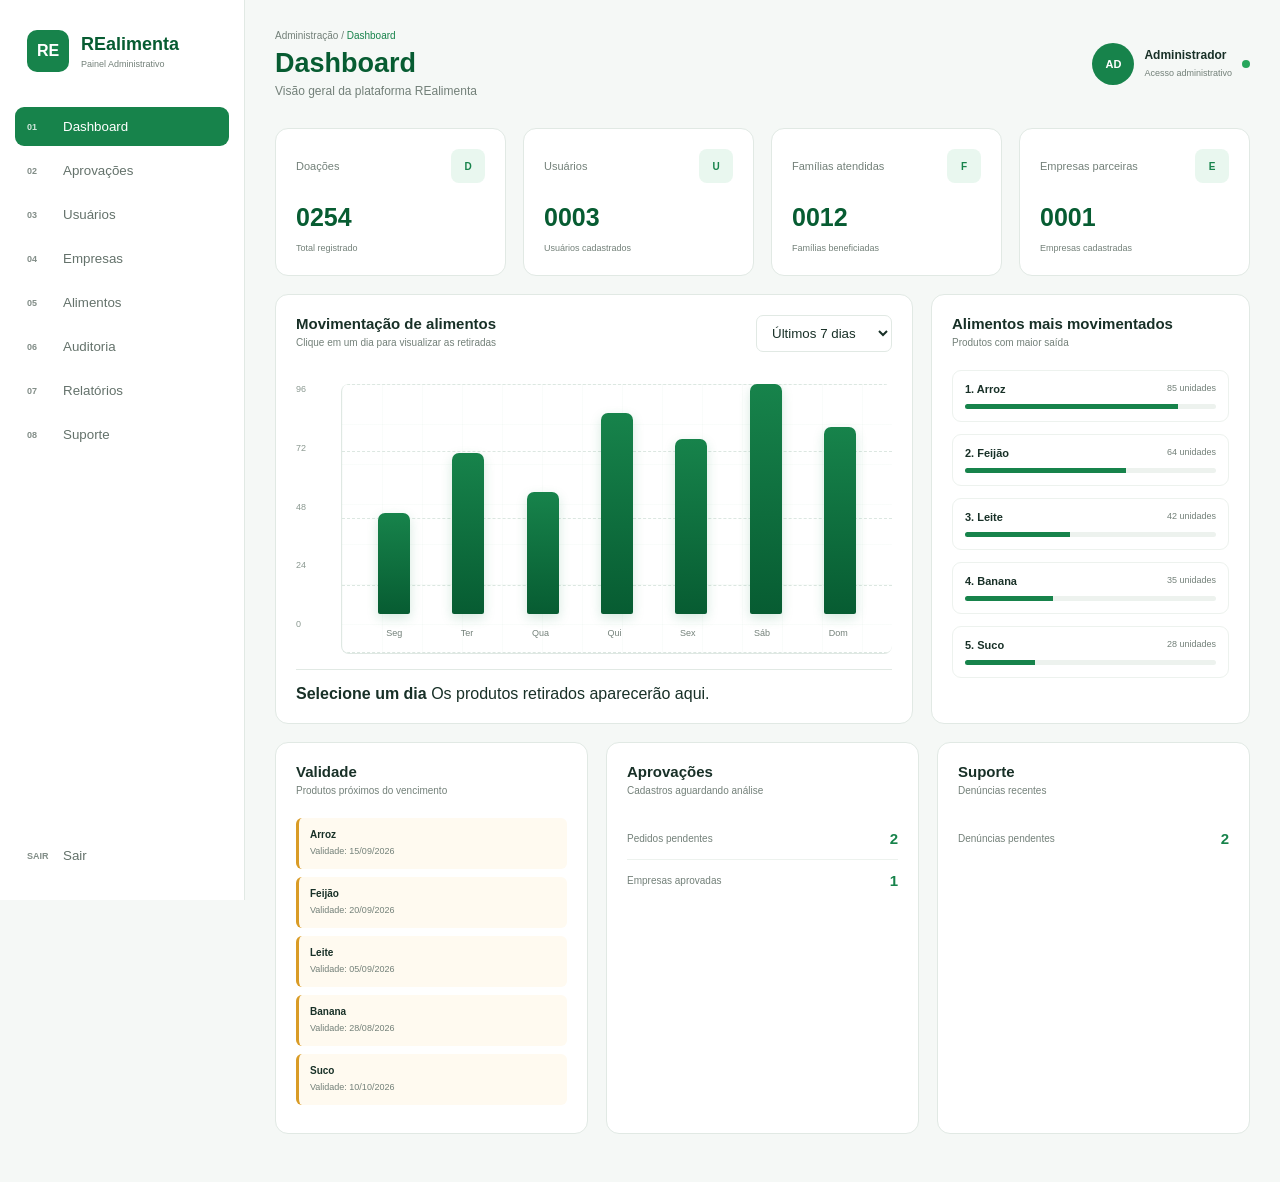
<file: admin.html>
<!DOCTYPE html>
<html lang="pt-BR">

<head>

    <meta charset="UTF-8">

    <meta
        name="viewport"
        content="width=device-width, initial-scale=1.0"
    >

    <title>REalimenta - Administração</title>

    <link rel="stylesheet" href="admin.css">

</head>

<body>

    <!-- =====================================================
         SIDEBAR
    ====================================================== -->

    <aside class="sidebar">

        <div class="logo">

            <span>RE</span>

            <div>
                <strong>REalimenta</strong>
                <small>Painel Administrativo</small>
            </div>

        </div>


        <nav class="menu-principal">

            <button
                class="menu ativo"
                data-tela="dashboard"
            >
                <span class="menu-icon">01</span>
                Dashboard
            </button>


            <button
                class="menu"
                data-tela="aprovacoes"
            >
                <span class="menu-icon">02</span>
                Aprovações
            </button>


            <button
                class="menu"
                data-tela="usuarios"
            >
                <span class="menu-icon">03</span>
                Usuários
            </button>


            <button
                class="menu"
                data-tela="empresas"
            >
                <span class="menu-icon">04</span>
                Empresas
            </button>


            <button
                class="menu"
                data-tela="alimentos"
            >
                <span class="menu-icon">05</span>
                Alimentos
            </button>


            <button
                class="menu"
                data-tela="auditoria"
            >
                <span class="menu-icon">06</span>
                Auditoria
            </button>


            <button
                class="menu"
                data-tela="relatorios"
            >
                <span class="menu-icon">07</span>
                Relatórios
            </button>


            <button
                class="menu"
                data-tela="suporte"
            >
                <span class="menu-icon">08</span>
                Suporte
            </button>

        </nav>


        <button class="menu sair" id="btnSair" type="button">
    <span class="menu-icon">SAIR</span>
    Sair
</button>

    </aside>


    <!-- =====================================================
         CONTEÚDO
    ====================================================== -->

    <main class="conteudo">


        <!-- TOPO -->

        <header class="topo">

            <div>

                <div class="breadcrumb">
                    Administração / <span id="breadcrumbAtual">Dashboard</span>
                </div>

                <h1 id="titulo">
                    Dashboard
                </h1>

                <p id="subtitulo">
                    Visão geral da plataforma REalimenta
                </p>

            </div>


           <div class="perfil" id="perfilAdministrador" title="Sair do painel">
    <div class="avatar">AD</div>

    <div class="perfil-info">
        <strong>Administrador</strong>
        <span>Acesso administrativo</span>
    </div>

    <div class="status-online"></div>
</div>

            </div>

        </header>


        <!-- =====================================================
             DASHBOARD
        ====================================================== -->

        <section
            id="dashboard"
            class="tela ativa"
        >

            <div class="cards">


                <div class="card">

                    <div class="card-header">

                        <span>
                            Doações
                        </span>

                        <div class="card-symbol">
                            D
                        </div>

                    </div>

                    <strong
                        class="numero"
                        data-value="0000"
                    >
                        0000
                    </strong>

                    <small>
                        Total registrado
                    </small>

                </div>


                <div class="card">

                    <div class="card-header">

                        <span>
                            Usuários
                        </span>

                        <div class="card-symbol">
                            U
                        </div>

                    </div>

                    <strong class="numero">
                        0000
                    </strong>

                    <small>
                        Usuários cadastrados
                    </small>

                </div>


                <div class="card">

                    <div class="card-header">

                        <span>
                            Famílias atendidas
                        </span>

                        <div class="card-symbol">
                            F
                        </div>

                    </div>

                    <strong class="numero">
                        0000
                    </strong>

                    <small>
                        Famílias beneficiadas
                    </small>

                </div>


                <div class="card">

                    <div class="card-header">

                        <span>
                            Empresas parceiras
                        </span>

                        <div class="card-symbol">
                            E
                        </div>

                    </div>

                    <strong class="numero">
                        0000
                    </strong>

                    <small>
                        Empresas cadastradas
                    </small>

                </div>

            </div>


            <!-- GRÁFICO -->

            <div class="dashboard-grid">

                <div class="painel grafico-painel">

                    <div class="painel-topo">

                        <div>

                            <h2>
                                Movimentação de alimentos
                            </h2>

                            <p>
                                Clique em um dia para visualizar as retiradas
                            </p>

                        </div>


                        <select id="periodo">

                            <option>
                                Últimos 7 dias
                            </option>

                            <option>
                                Últimos 30 dias
                            </option>

                        </select>

                    </div>


                    <div
                        class="grafico"
                        id="grafico"
                    >

                        <div class="grafico-y">

                            <span>0000</span>
                            <span>0000</span>
                            <span>0000</span>
                            <span>0000</span>
                            <span>0000</span>

                        </div>


                        <div class="grafico-conteudo">

                            <div class="linhas">

                                <span></span>
                                <span></span>
                                <span></span>
                                <span></span>
                                <span></span>

                            </div>


                            <div
                                class="barras"
                                id="barrasGrafico"
                            ></div>


                            <div
                                class="dias"
                                id="diasGrafico"
                            ></div>

                        </div>

                    </div>


                    <div
                        class="resultado-dia"
                        id="resultadoDia"
                    >

                        <div class="resultado-vazio">

                            <strong>
                                Selecione um dia
                            </strong>

                            <span>
                                Os produtos retirados aparecerão aqui.
                            </span>

                        </div>

                    </div>

                </div>


                <!-- TOP PRODUTOS -->

                <div class="painel">

                    <div class="painel-topo">

                        <div>

                            <h2>
                                Alimentos mais movimentados
                            </h2>

                            <p>
                                Produtos com maior saída
                            </p>

                        </div>

                    </div>


                    <div
                        class="lista-produtos"
                        id="topProdutos"
                    ></div>

                </div>

            </div>


            <!-- ALERTAS -->

            <div class="dashboard-grid tres">


                <div class="painel">

                    <div class="painel-topo">

                        <div>

                            <h2>
                                Validade
                            </h2>

                            <p>
                                Produtos próximos do vencimento
                            </p>

                        </div>

                    </div>

                    <div id="alertasValidade"></div>

                </div>


                <div class="painel">

                    <div class="painel-topo">

                        <div>

                            <h2>
                                Aprovações
                            </h2>

                            <p>
                                Cadastros aguardando análise
                            </p>

                        </div>

                    </div>

                    <div id="resumoAprovacoes"></div>

                </div>


                <div class="painel">

                    <div class="painel-topo">

                        <div>

                            <h2>
                                Suporte
                            </h2>

                            <p>
                                Denúncias recentes
                            </p>

                        </div>

                    </div>

                    <div id="resumoSuporte"></div>

                </div>

            </div>

        </section>


        <!-- =====================================================
             APROVAÇÕES
        ====================================================== -->

        <section
            id="aprovacoes"
            class="tela"
        >

            <div class="titulo-secao">

                <h2>
                    Aprovação de cadastros
                </h2>

                <p>
                    Analise empresas e usuários pendentes.
                </p>

            </div>


            <div class="painel">

                <div class="tabela-container">

                    <table>

                        <thead>

                            <tr>

                                <th>
                                    Empresa
                                </th>

                                <th>
                                    Responsável
                                </th>

                                <th>
                                    Cadastro
                                </th>

                                <th>
                                    Status
                                </th>

                                <th>
                                    Ações
                                </th>

                            </tr>

                        </thead>


                        <tbody
                            id="tabelaAprovacoes"
                        ></tbody>

                    </table>

                </div>

            </div>

        </section>


        <!-- =====================================================
             USUÁRIOS
        ====================================================== -->

        <section
            id="usuarios"
            class="tela"
        >

            <div class="titulo-secao">

                <h2>
                    Usuários
                </h2>

                <p>
                    Controle de usuários e famílias atendidas.
                </p>

            </div>


            <div class="painel">

                <div class="tabela-container">

                    <table>

                        <thead>

                            <tr>

                                <th>
                                    Usuário
                                </th>

                                <th>
                                    Família
                                </th>

                                <th>
                                    Cadastro
                                </th>

                                <th>
                                    Status
                                </th>

                                <th>
                                    Ação
                                </th>

                            </tr>

                        </thead>


                        <tbody
                            id="tabelaUsuarios"
                        ></tbody>

                    </table>

                </div>

            </div>

        </section>


        <!-- =====================================================
             EMPRESAS
        ====================================================== -->

        <section
            id="empresas"
            class="tela"
        >

            <div class="titulo-secao">

                <h2>
                    Empresas parceiras
                </h2>

                <p>
                    Empresas cadastradas na REalimenta.
                </p>

            </div>


            <div
                class="empresa-grid"
                id="listaEmpresas"
            ></div>

        </section>


        <!-- =====================================================
             ALIMENTOS
        ====================================================== -->

        <section
            id="alimentos"
            class="tela"
        >

            <div class="titulo-secao">

                <div>

                    <h2>
                        Gestão de alimentos
                    </h2>

                    <p>
                        Controle de estoque, validade e categorias.
                    </p>

                </div>


                <button
                    class="botao principal"
                    id="novoAlimento"
                >
                    Novo alimento
                </button>

            </div>


            <div class="filtros">

                <input
                    type="text"
                    id="buscarAlimento"
                    placeholder="Pesquisar alimento..."
                >


                <select id="filtroCategoria">

                    <option value="todos">
                        Todas as categorias
                    </option>

                    <option value="Grãos">
                        Grãos
                    </option>

                    <option value="Laticínios">
                        Laticínios
                    </option>

                    <option value="Hortifruti">
                        Hortifruti
                    </option>

                    <option value="Bebidas">
                        Bebidas
                    </option>

                </select>

            </div>


            <div
                class="alimentos-grid"
                id="listaAlimentos"
            ></div>

        </section>


        <!-- =====================================================
             AUDITORIA
        ====================================================== -->

        <section
            id="auditoria"
            class="tela"
        >

            <div class="titulo-secao">

                <h2>
                    Auditoria
                </h2>

                <p>
                    Histórico de retiradas, reservas e cancelamentos.
                </p>

            </div>


            <div class="filtros">

                <select id="filtroAuditoria">

                    <option value="todos">
                        Todos os eventos
                    </option>

                    <option value="retirada">
                        Retiradas
                    </option>

                    <option value="reserva">
                        Reservas
                    </option>

                    <option value="cancelamento">
                        Cancelamentos
                    </option>

                </select>

            </div>


            <div class="painel">

                <div class="tabela-container">

                    <table>

                        <thead>

                            <tr>

                                <th>
                                    Data
                                </th>

                                <th>
                                    Horário
                                </th>

                                <th>
                                    Usuário
                                </th>

                                <th>
                                    Produto
                                </th>

                                <th>
                                    Ação
                                </th>

                            </tr>

                        </thead>


                        <tbody
                            id="tabelaAuditoria"
                        ></tbody>

                    </table>

                </div>

            </div>

        </section>


        <!-- =====================================================
             RELATÓRIOS
        ====================================================== -->

        <section
            id="relatorios"
            class="tela"
        >

            <div class="titulo-secao">

                <h2>
                    Relatórios
                </h2>

                <p>
                    Exporte os dados da plataforma.
                </p>

            </div>


            <div class="relatorios-grid">

                <div class="relatorio-card">

                    <div class="relatorio-icone">
                        CSV
                    </div>

                    <h3>
                        Relatório de movimentações
                    </h3>

                    <p>
                        Exportar retiradas, reservas e cancelamentos.
                    </p>

                    <button
                        class="botao principal"
                        id="exportarCSV"
                    >
                        Exportar CSV
                    </button>

                </div>


                <div class="relatorio-card">

                    <div class="relatorio-icone">
                        PDF
                    </div>

                    <h3>
                        Relatório geral
                    </h3>

                    <p>
                        Gerar uma versão para impressão/PDF.
                    </p>

                    <button
                        class="botao principal"
                        id="exportarPDF"
                    >
                        Gerar PDF
                    </button>

                </div>

            </div>

        </section>


        <!-- =====================================================
             SUPORTE
        ====================================================== -->

        <section
            id="suporte"
            class="tela"
        >

            <div class="titulo-secao">

                <h2>
                    Denúncias e suporte
                </h2>

                <p>
                    Analise denúncias sobre empresas ou alimentos.
                </p>

            </div>


            <div
                class="suporte-lista"
                id="listaDenuncias"
            ></div>

        </section>


    </main>


    <!-- =====================================================
         MODAL PRODUTO
    ====================================================== -->

    <div
        class="modal"
        id="modalProduto"
    >

        <div class="modal-caixa">

            <button
                class="modal-fechar"
                id="fecharModal"
            >
                ×
            </button>


            <div id="detalhesProduto"></div>

        </div>

    </div>


    <!-- =====================================================
         MODAL DIA DO GRÁFICO
    ====================================================== -->

    <div
        class="modal"
        id="modalDia"
    >

        <div class="modal-caixa">

            <button
                class="modal-fechar"
                id="fecharDia"
            >
                ×
            </button>


            <div id="detalhesDia"></div>

        </div>

    </div>


    <!-- =====================================================
         JAVASCRIPT
    ====================================================== -->

    <script src="admin.js"></script>

</body>

</html>
</file>
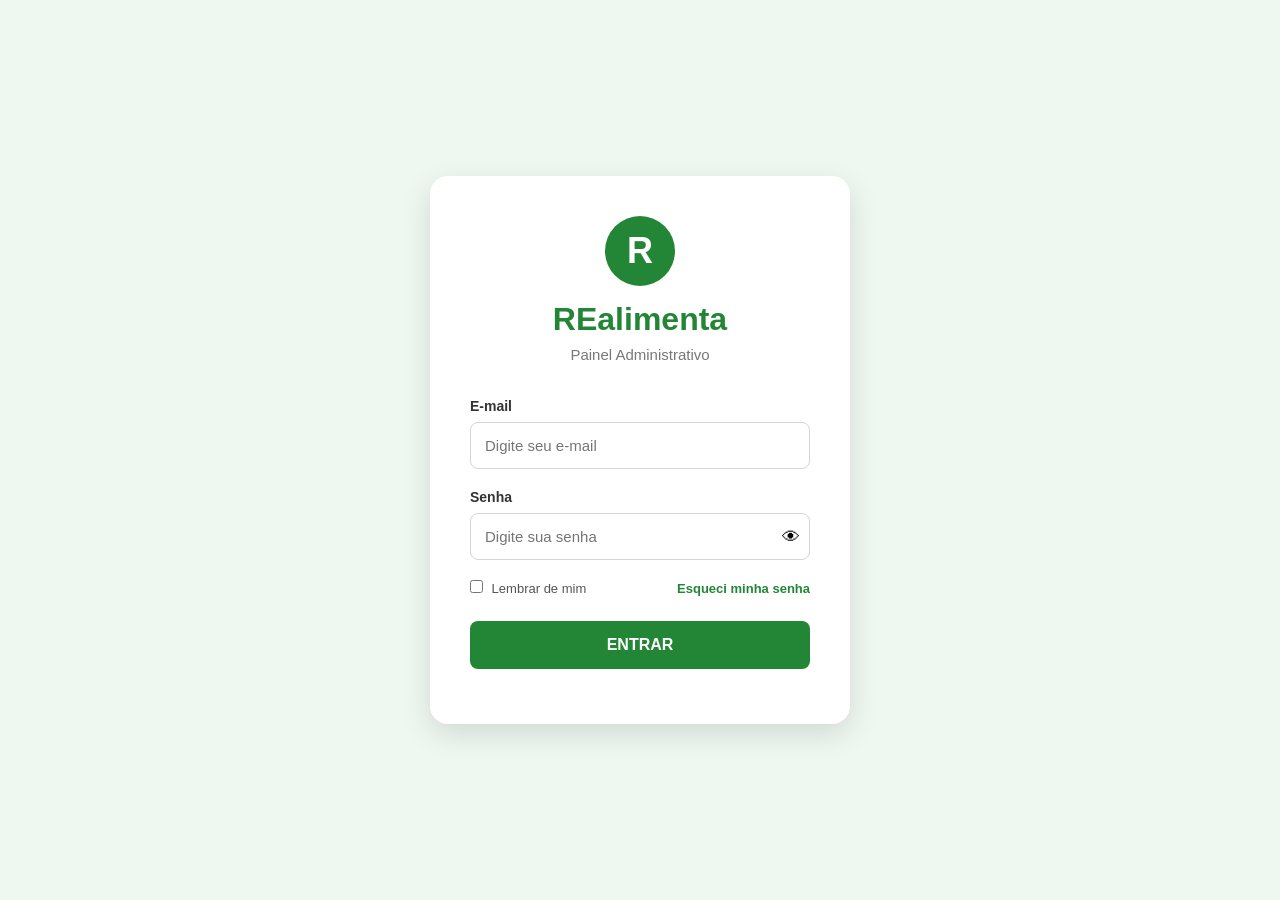
<file: loginadm.html>
<!DOCTYPE html>
<html lang="pt-BR">

<head>
    <meta charset="UTF-8">
    <meta name="viewport" content="width=device-width, initial-scale=1.0">

    <title>REalimenta - Login Administrativo</title>

    <link rel="stylesheet" href="loginadm.css">
</head>

<body>

    <div class="login-container">

        <div class="login-box">

            <div class="logo">
                <div class="logo-icon">R</div>

                <h1>REalimenta</h1>

                <p>Painel Administrativo</p>
            </div>

            <form id="loginForm">

                <div class="campo">

                    <label for="email">
                        E-mail
                    </label>

                    <input
                        type="email"
                        id="email"
                        placeholder="Digite seu e-mail"
                        required
                    >

                </div>

                <div class="campo">

                    <label for="senha">
                        Senha
                    </label>

                    <div class="senha-container">

                        <input
                            type="password"
                            id="senha"
                            placeholder="Digite sua senha"
                            required
                        >

                        <button
                            type="button"
                            id="mostrarSenha"
                        >
                            👁
                        </button>

                    </div>

                </div>

                <div class="opcoes">

                    <label>
                        <input
                            type="checkbox"
                            id="lembrar"
                        >

                        Lembrar de mim
                    </label>

                    <a href="#">
                        Esqueci minha senha
                    </a>

                </div>

                <button
                    type="submit"
                    class="btn-login"
                >
                    ENTRAR
                </button>

                <p id="mensagem"></p>

            </form>

        </div>

    </div>

    <script src="loginadm.js"></script>

</body>

</html>
</file>
<file: admin.css>
* {
    margin: 0;
    padding: 0;
    box-sizing: border-box;
}

:root {
    --verde: #17834b;
    --verde-escuro: #075c32;
    --verde-claro: #e9f7ef;
    --verde-hover: #126b3d;
    --branco: #ffffff;
    --fundo: #f5f8f6;
    --borda: #e1e9e4;
    --texto: #183027;
    --cinza: #738079;
    --vermelho: #d94a4a;
    --amarelo: #d99b25;
}

html {
    scroll-behavior: smooth;
}

body {
    font-family: Arial, Helvetica, sans-serif;
    background: var(--fundo);
    color: var(--texto);
}

/* =========================
   SIDEBAR
========================= */

.sidebar {
    position: fixed;
    left: 0;
    top: 0;
    width: 245px;
    height: 100vh;
    background: var(--branco);
    border-right: 1px solid var(--borda);
    padding: 25px 15px;
    display: flex;
    flex-direction: column;
    z-index: 100;
}

.logo {
    display: flex;
    align-items: center;
    gap: 12px;
    padding: 5px 12px 35px;
}

.logo > span {
    width: 42px;
    height: 42px;
    background: var(--verde);
    color: white;
    border-radius: 10px;
    display: flex;
    align-items: center;
    justify-content: center;
    font-weight: bold;
}

.logo strong {
    display: block;
    font-size: 18px;
    color: var(--verde-escuro);
}

.logo small {
    display: block;
    color: var(--cinza);
    font-size: 9px;
    margin-top: 4px;
}

.menu-principal {
    display: flex;
    flex-direction: column;
    gap: 5px;
}

.menu {
    border: none;
    background: transparent;
    color: #64726b;
    padding: 12px;
    border-radius: 9px;
    display: flex;
    align-items: center;
    gap: 11px;
    cursor: pointer;
    text-align: left;
    transition: .25s;
}

.menu:hover {
    background: var(--verde-claro);
    color: var(--verde);
    transform: translateX(3px);
}

.menu.ativo {
    background: var(--verde);
    color: white;
}

.menu-icon {
    width: 25px;
    font-size: 9px;
    font-weight: bold;
    opacity: .8;
}

.sair {
    margin-top: auto;
}

/* =========================
   CONTEÚDO
========================= */

.conteudo {
    margin-left: 245px;
    padding: 30px;
    min-height: 100vh;
}

/* =========================
   TOPO
========================= */

.topo {
    display: flex;
    justify-content: space-between;
    align-items: center;
    margin-bottom: 30px;
}

.breadcrumb {
    color: var(--cinza);
    font-size: 10px;
    margin-bottom: 7px;
}

.breadcrumb span {
    color: var(--verde);
}

.topo h1 {
    font-size: 27px;
    color: var(--verde-escuro);
}

.topo p {
    color: var(--cinza);
    font-size: 12px;
    margin-top: 5px;
}

.perfil {
    display: flex;
    align-items: center;
    gap: 10px;
}

.avatar {
    width: 42px;
    height: 42px;
    border-radius: 50%;
    background: var(--verde);
    color: white;
    display: flex;
    align-items: center;
    justify-content: center;
    font-size: 11px;
    font-weight: bold;
}

.perfil-info strong {
    display: block;
    font-size: 12px;
}

.perfil-info span {
    color: var(--cinza);
    font-size: 9px;
}

.status-online {
    width: 8px;
    height: 8px;
    background: #26a65b;
    border-radius: 50%;
    animation: pulsar 1.8s infinite;
}

@keyframes pulsar {
    0%, 100% {
        box-shadow: 0 0 0 0 rgba(38,166,91,.3);
    }

    50% {
        box-shadow: 0 0 0 7px rgba(38,166,91,0);
    }
}

/* =========================
   TELAS
========================= */

.tela {
    display: none;
    animation: aparecer .35s ease;
}

.tela.ativa {
    display: block;
}

@keyframes aparecer {
    from {
        opacity: 0;
        transform: translateY(10px);
    }

    to {
        opacity: 1;
        transform: translateY(0);
    }
}

/* =========================
   CARDS
========================= */

.cards {
    display: grid;
    grid-template-columns: repeat(4, 1fr);
    gap: 17px;
    margin-bottom: 18px;
}

.card {
    background: white;
    border: 1px solid var(--borda);
    border-radius: 13px;
    padding: 20px;
    transition: .25s;
}

.card:hover {
    transform: translateY(-4px);
    box-shadow: 0 12px 30px rgba(23,131,75,.09);
}

.card-header {
    display: flex;
    justify-content: space-between;
    align-items: center;
    color: var(--cinza);
    font-size: 11px;
    margin-bottom: 20px;
}

.card-symbol {
    width: 34px;
    height: 34px;
    border-radius: 8px;
    background: var(--verde-claro);
    color: var(--verde);
    display: flex;
    align-items: center;
    justify-content: center;
    font-size: 10px;
    font-weight: bold;
}

.numero {
    display: block;
    font-size: 25px;
    color: var(--verde-escuro);
    margin-bottom: 5px;
}

.card small {
    color: var(--cinza);
    font-size: 9px;
}

/* =========================
   GRID
========================= */

.dashboard-grid {
    display: grid;
    grid-template-columns: 2fr 1fr;
    gap: 18px;
    margin-bottom: 18px;
}

.dashboard-grid.tres {
    grid-template-columns: repeat(3, 1fr);
}

/* =========================
   PAINEL
========================= */

.painel {
    background: white;
    border: 1px solid var(--borda);
    border-radius: 13px;
    padding: 20px;
    transition: .25s;
}

.painel:hover {
    box-shadow: 0 8px 25px rgba(23,131,75,.05);
}

.painel-topo {
    display: flex;
    justify-content: space-between;
    align-items: flex-start;
    margin-bottom: 22px;
}

.painel-topo h2 {
    font-size: 15px;
    color: var(--texto);
    margin-bottom: 5px;
}

.painel-topo p {
    color: var(--cinza);
    font-size: 10px;
}

select,
input {
    border: 1px solid var(--borda);
    background: white;
    border-radius: 7px;
    padding: 9px 11px;
    color: var(--texto);
    outline: none;
    transition: .2s;
}

select:focus,
input:focus {
    border-color: var(--verde);
    box-shadow: 0 0 0 3px rgba(23,131,75,.08);
}

/* =========================
   GRÁFICO REALISTA
========================= */

.grafico {
    height: 280px;
    display: flex;
    padding-top: 10px;
}

.grafico-y {
    width: 45px;

    display: flex;
    flex-direction: column;
    justify-content: space-between;

    color: #8b9991;

    font-size: 9px;

    padding-bottom: 25px;
}

.grafico-conteudo {
    flex: 1;
    position: relative;

    background:
        linear-gradient(
            rgba(23, 131, 75, 0.025) 1px,
            transparent 1px
        ),
        linear-gradient(
            90deg,
            rgba(23, 131, 75, 0.025) 1px,
            transparent 1px
        );

    background-size: 40px 40px;

    border-left: 1px solid #dfe8e3;
    border-bottom: 1px solid #dfe8e3;

    border-radius: 8px;

    overflow: hidden;
}

.linhas {
    position: absolute;

    inset: 0;

    display: flex;

    flex-direction: column;

    justify-content: space-between;

    z-index: 1;
}

.linhas span {
    width: 100%;

    border-top: 1px dashed #dce7e1;
}

.barras {
    height: 230px;

    display: flex;

    align-items: flex-end;

    justify-content: space-around;

    position: relative;

    z-index: 2;

    padding: 0 15px;
}

.barra {
    width: 32px;

    min-height: 5px;

    background:
        linear-gradient(
            to top,
            #075c32,
            #17834b
        );

    border-radius: 7px 7px 2px 2px;

    cursor: pointer;

    position: relative;

    transition: .25s;

    box-shadow:
        0 4px 12px rgba(23, 131, 75, .18);

    animation: subirBarra .7s ease;
}

.barra::after {
    content: attr(data-valor);

    position: absolute;

    top: -22px;

    left: 50%;

    transform: translateX(-50%);

    font-size: 9px;

    font-weight: bold;

    color: var(--verde-escuro);

    opacity: 0;

    transition: .2s;
}

.barra:hover::after,
.barra.selecionada::after {
    opacity: 1;
}

.barra:hover,
.barra.selecionada {
    background:
        linear-gradient(
            to top,
            #064a29,
            #21a15e
        );

    transform: scaleX(1.12);

    box-shadow:
        0 7px 18px rgba(23, 131, 75, .28);
}

@keyframes subirBarra {

    from {
        height: 0 !important;
        opacity: 0;
    }

    to {
        opacity: 1;
    }

}

.dias {
    display: flex;

    justify-content: space-around;

    padding: 9px 15px 0;
}

.dia {
    border: none;

    background: transparent;

    color: var(--cinza);

    font-size: 9px;

    cursor: pointer;

    padding: 5px 10px;

    border-radius: 5px;

    transition: .2s;
}

.dia:hover,
.dia.ativo {
    background: var(--verde-claro);

    color: var(--verde);

    font-weight: bold;
}

.resultado-dia {
    margin-top: 15px;

    border-top: 1px solid var(--borda);

    padding-top: 15px;
}

/* =========================
   PRODUTOS
========================= */

.lista-produtos {
    display: flex;
    flex-direction: column;
    gap: 12px;
}

.produto-item {
    border: 1px solid #edf2ee;
    border-radius: 9px;
    padding: 12px;
    cursor: pointer;
    transition: .25s;
}

.produto-item:hover {
    border-color: var(--verde);
    background: var(--verde-claro);
    transform: translateX(4px);
}

.produto-item-topo {
    display: flex;
    justify-content: space-between;
}

.produto-item strong {
    font-size: 11px;
}

.produto-item span {
    color: var(--cinza);
    font-size: 9px;
}

.produto-progresso {
    height: 5px;
    background: #edf2ee;
    border-radius: 10px;
    overflow: hidden;
    margin-top: 9px;
}

.produto-progresso span {
    display: block;
    height: 100%;
    background: var(--verde);
}

/* =========================
   ALERTAS
========================= */

.alerta {
    border-left: 3px solid var(--amarelo);
    background: #fffaf0;
    padding: 11px;
    margin-bottom: 8px;
    border-radius: 6px;
}

.alerta strong {
    font-size: 10px;
    display: block;
}

.alerta span {
    font-size: 9px;
    color: var(--cinza);
}

.resumo-item {
    display: flex;
    align-items: center;
    justify-content: space-between;
    padding: 12px 0;
    border-bottom: 1px solid #edf2ee;
}

.resumo-item:last-child {
    border-bottom: none;
}

.resumo-item span {
    font-size: 10px;
    color: var(--cinza);
}

.resumo-item strong {
    color: var(--verde);
    font-size: 15px;
}

/* =========================
   TÍTULOS
========================= */

.titulo-secao {
    display: flex;
    align-items: flex-end;
    justify-content: space-between;
    margin-bottom: 20px;
}

.titulo-secao h2 {
    color: var(--verde-escuro);
    font-size: 22px;
    margin-bottom: 5px;
}

.titulo-secao p {
    color: var(--cinza);
    font-size: 11px;
}

/* =========================
   BOTÕES
========================= */

.botao {
    border: none;
    border-radius: 7px;
    padding: 9px 14px;
    cursor: pointer;
    font-size: 10px;
    transition: .2s;
}

.botao:hover {
    transform: translateY(-2px);
}

.botao.principal {
    background: var(--verde);
    color: white;
}

.botao.principal:hover {
    background: var(--verde-hover);
}

.botao.aprovar {
    background: var(--verde-claro);
    color: var(--verde-escuro);
}

.botao.rejeitar {
    background: #fff0f0;
    color: var(--vermelho);
}

.botao.bloquear {
    background: #fff0f0;
    color: var(--vermelho);
}

/* =========================
   TABELAS
========================= */

.tabela-container {
    width: 100%;
    overflow-x: auto;
}

table {
    width: 100%;
    border-collapse: collapse;
}

th {
    text-align: left;
    color: var(--cinza);
    background: #f8faf9;
    font-size: 9px;
    padding: 13px;
    white-space: nowrap;
}

td {
    padding: 14px 13px;
    border-bottom: 1px solid #edf2ee;
    font-size: 10px;
    white-space: nowrap;
}

tr {
    transition: .2s;
}

tbody tr:hover {
    background: var(--verde-claro);
}

/* =========================
   FILTROS
========================= */

.filtros {
    display: flex;
    gap: 10px;
    margin-bottom: 18px;
}

.filtros input {
    width: 280px;
}

/* =========================
   EMPRESAS
========================= */

.empresa-grid {
    display: grid;
    grid-template-columns: repeat(3, 1fr);
    gap: 17px;
}

.empresa-card {
    background: white;
    border: 1px solid var(--borda);
    border-radius: 12px;
    padding: 18px;
    transition: .25s;
}

.empresa-card:hover {
    transform: translateY(-4px);
    box-shadow: 0 10px 25px rgba(23,131,75,.08);
}

.empresa-status {
    display: inline-block;
    padding: 5px 8px;
    border-radius: 20px;
    font-size: 8px;
    background: var(--verde-claro);
    color: var(--verde-escuro);
    margin-bottom: 13px;
}

.empresa-card h3 {
    font-size: 14px;
    margin-bottom: 5px;
}

.empresa-card p {
    color: var(--cinza);
    font-size: 9px;
    margin-bottom: 15px;
}

/* =========================
   ALIMENTOS
========================= */

.alimentos-grid {
    display: grid;
    grid-template-columns: repeat(3, 1fr);
    gap: 17px;
}

.alimento-card {
    background: white;
    border: 1px solid var(--borda);
    border-radius: 12px;
    padding: 17px;
    cursor: pointer;
    transition: .25s;
}

.alimento-card:hover {
    transform: translateY(-4px);
    border-color: var(--verde);
    box-shadow: 0 10px 25px rgba(23,131,75,.08);
}

.alimento-categoria {
    font-size: 8px;
    color: var(--verde);
    background: var(--verde-claro);
    padding: 5px 7px;
    border-radius: 15px;
}

.alimento-card h3 {
    font-size: 14px;
    margin: 15px 0 7px;
}

.alimento-card p {
    color: var(--cinza);
    font-size: 9px;
    margin-bottom: 10px;
}

.validade {
    padding-top: 10px;
    border-top: 1px solid var(--borda);
    color: var(--cinza);
    font-size: 9px;
}

/* =========================
   RELATÓRIOS
========================= */

.relatorios-grid {
    display: grid;
    grid-template-columns: repeat(2, 1fr);
    gap: 18px;
}

.relatorio-card {
    background: white;
    border: 1px solid var(--borda);
    border-radius: 13px;
    padding: 25px;
    transition: .25s;
}

.relatorio-card:hover {
    transform: translateY(-4px);
}

.relatorio-icone {
    width: 45px;
    height: 45px;
    border-radius: 9px;
    background: var(--verde-claro);
    color: var(--verde);
    display: flex;
    align-items: center;
    justify-content: center;
    font-size: 10px;
    font-weight: bold;
    margin-bottom: 18px;
}

.relatorio-card h3 {
    font-size: 14px;
    margin-bottom: 7px;
}

.relatorio-card p {
    color: var(--cinza);
    font-size: 10px;
    margin-bottom: 20px;
}

/* =========================
   SUPORTE
========================= */

.suporte-lista {
    display: grid;
    gap: 12px;
}

.denuncia {
    background: white;
    border: 1px solid var(--borda);
    border-radius: 11px;
    padding: 17px;
    display: flex;
    justify-content: space-between;
    align-items: center;
    transition: .2s;
}

.denuncia:hover {
    border-color: var(--verde);
}

.denuncia h3 {
    font-size: 12px;
    margin-bottom: 5px;
}

.denuncia p {
    color: var(--cinza);
    font-size: 9px;
}

/* =========================
   MODAL
========================= */

.modal {
    position: fixed;
    inset: 0;
    background: rgba(8,28,18,.55);
    backdrop-filter: blur(4px);
    display: none;
    align-items: center;
    justify-content: center;
    padding: 20px;
    z-index: 500;
}

.modal.aberto {
    display: flex;
    animation: fundoModal .2s ease;
}

@keyframes fundoModal {
    from {
        opacity: 0;
    }

    to {
        opacity: 1;
    }
}

.modal-caixa {
    width: 100%;
    max-width: 560px;
    max-height: 85vh;
    overflow-y: auto;
    background: white;
    border-radius: 15px;
    padding: 25px;
    position: relative;
    animation: abrirModal .25s ease;
}

@keyframes abrirModal {
    from {
        opacity: 0;
        transform: scale(.94) translateY(15px);
    }

    to {
        opacity: 1;
        transform: scale(1) translateY(0);
    }
}

.modal-fechar {
    position: absolute;
    top: 12px;
    right: 15px;
    border: none;
    background: transparent;
    font-size: 25px;
    color: #7d8882;
    cursor: pointer;
}

.detalhe-header {
    padding-bottom: 18px;
    border-bottom: 1px solid var(--borda);
    margin-bottom: 18px;
}

.detalhe-header h2 {
    color: var(--verde-escuro);
    font-size: 20px;
    margin-bottom: 5px;
}

.detalhe-header p {
    color: var(--cinza);
    font-size: 10px;
}

.detalhe-grid {
    display: grid;
    grid-template-columns: 1fr 1fr;
    gap: 10px;
}

.detalhe-item {
    background: var(--fundo);
    padding: 13px;
    border-radius: 8px;
}

.detalhe-item span {
    display: block;
    color: var(--cinza);
    font-size: 9px;
    margin-bottom: 5px;
}

.detalhe-item strong {
    font-size: 11px;
}

/* =========================
   RESPONSIVO
========================= */

@media (max-width: 1150px) {

    .cards {
        grid-template-columns: repeat(2, 1fr);
    }

    .dashboard-grid,
    .dashboard-grid.tres {
        grid-template-columns: 1fr;
    }

    .empresa-grid,
    .alimentos-grid {
        grid-template-columns: repeat(2, 1fr);
    }
}

@media (max-width: 750px) {

    .sidebar {
        position: relative;
        width: 100%;
        height: auto;
    }

    .conteudo {
        margin-left: 0;
        padding: 18px;
    }

    .topo {
        align-items: flex-start;
        gap: 15px;
    }

    .cards {
        grid-template-columns: 1fr;
    }

    .empresa-grid,
    .alimentos-grid,
    .relatorios-grid {
        grid-template-columns: 1fr;
    }

    .titulo-secao {
        align-items: flex-start;
        gap: 15px;
    }

    .filtros {
        flex-direction: column;
    }

    .filtros input {
        width: 100%;
    }

    .menu-principal {
        overflow-x: auto;
    }

.status-pendente {
    display: inline-block;

    padding: 5px 9px;

    border-radius: 20px;

    background: #fff5dc;

    color: #b47b14;

    font-size: 9px;

    font-weight: bold;
}

.empresa-status.pendente {
    background: #fff5dc;
    color: #b47b14;
}

.botao.aprovar {
    background: var(--verde-claro);
    color: var(--verde-escuro);
    margin-right: 5px;
}

.botao.aprovar:hover {
    background: #d4f0df;
}

.botao.rejeitar {
    background: #fff0f0;
    color: var(--vermelho);
}

.botao.rejeitar:hover {
    background: #ffe0e0;
}

/* Perfil do administrador clicável */

.perfil {
    cursor: pointer;
    padding: 8px 10px;
    border-radius: 10px;
    transition: 0.2s;
}

.perfil:hover {
    background: var(--verde-claro);
}

.perfil:active {
    transform: scale(0.97);
}

/* Botão sair */

.menu.sair {
    cursor: pointer;
}

.menu.sair:hover {
    background: #fff0f0;
    color: var(--vermelho);
}


}
</file>
<file: loginadm.css>
* {
    margin: 0;
    padding: 0;
    box-sizing: border-box;
}

body {
    font-family: Arial, Helvetica, sans-serif;

    min-height: 100vh;

    background: #eef7f0;

    display: flex;
    justify-content: center;
    align-items: center;
}

.login-container {
    width: 100%;

    min-height: 100vh;

    display: flex;
    justify-content: center;
    align-items: center;

    padding: 20px;
}

.login-box {
    width: 100%;
    max-width: 420px;

    background: white;

    padding: 40px;

    border-radius: 18px;

    box-shadow: 0 10px 30px rgba(0, 0, 0, 0.12);
}

/* LOGO */

.logo {
    text-align: center;

    margin-bottom: 35px;
}

.logo-icon {
    width: 70px;
    height: 70px;

    margin: 0 auto 15px;

    background: #238636;

    color: white;

    border-radius: 50%;

    display: flex;
    align-items: center;
    justify-content: center;

    font-size: 36px;

    font-weight: bold;
}

.logo h1 {
    color: #238636;

    font-size: 32px;

    margin-bottom: 8px;
}

.logo p {
    color: #777;

    font-size: 15px;
}

/* CAMPOS */

.campo {
    margin-bottom: 20px;
}

.campo label {
    display: block;

    margin-bottom: 8px;

    color: #333;

    font-size: 14px;

    font-weight: bold;
}

.campo input {
    width: 100%;

    padding: 14px;

    border: 1px solid #d5d5d5;

    border-radius: 8px;

    outline: none;

    font-size: 15px;
}

.campo input:focus {
    border-color: #238636;

    box-shadow: 0 0 0 3px rgba(35, 134, 54, 0.12);
}

/* SENHA */

.senha-container {
    position: relative;
}

.senha-container input {
    padding-right: 50px;
}

.senha-container button {
    position: absolute;

    right: 10px;
    top: 50%;

    transform: translateY(-50%);

    border: none;

    background: transparent;

    cursor: pointer;

    font-size: 18px;
}

/* OPÇÕES */

.opcoes {
    display: flex;

    justify-content: space-between;

    align-items: center;

    margin-bottom: 25px;

    font-size: 13px;
}

.opcoes label {
    color: #555;
}

.opcoes input {
    margin-right: 5px;
}

.opcoes a {
    color: #238636;

    text-decoration: none;

    font-weight: bold;
}

.opcoes a:hover {
    text-decoration: underline;
}

/* BOTÃO */

.btn-login {
    width: 100%;

    padding: 15px;

    border: none;

    border-radius: 8px;

    background: #238636;

    color: white;

    font-size: 16px;

    font-weight: bold;

    cursor: pointer;

    transition: 0.3s;
}

.btn-login:hover {
    background: #1b6f2c;

    transform: translateY(-1px);
}

/* MENSAGEM */

#mensagem {
    text-align: center;

    margin-top: 15px;

    font-size: 14px;
}

/* CELULAR */

@media (max-width: 500px) {

    .login-box {
        padding: 30px 22px;
    }

    .logo h1 {
        font-size: 27px;
    }

    .opcoes {
        flex-direction: column;

        gap: 12px;

        align-items: flex-start;
    }
}
</file>
